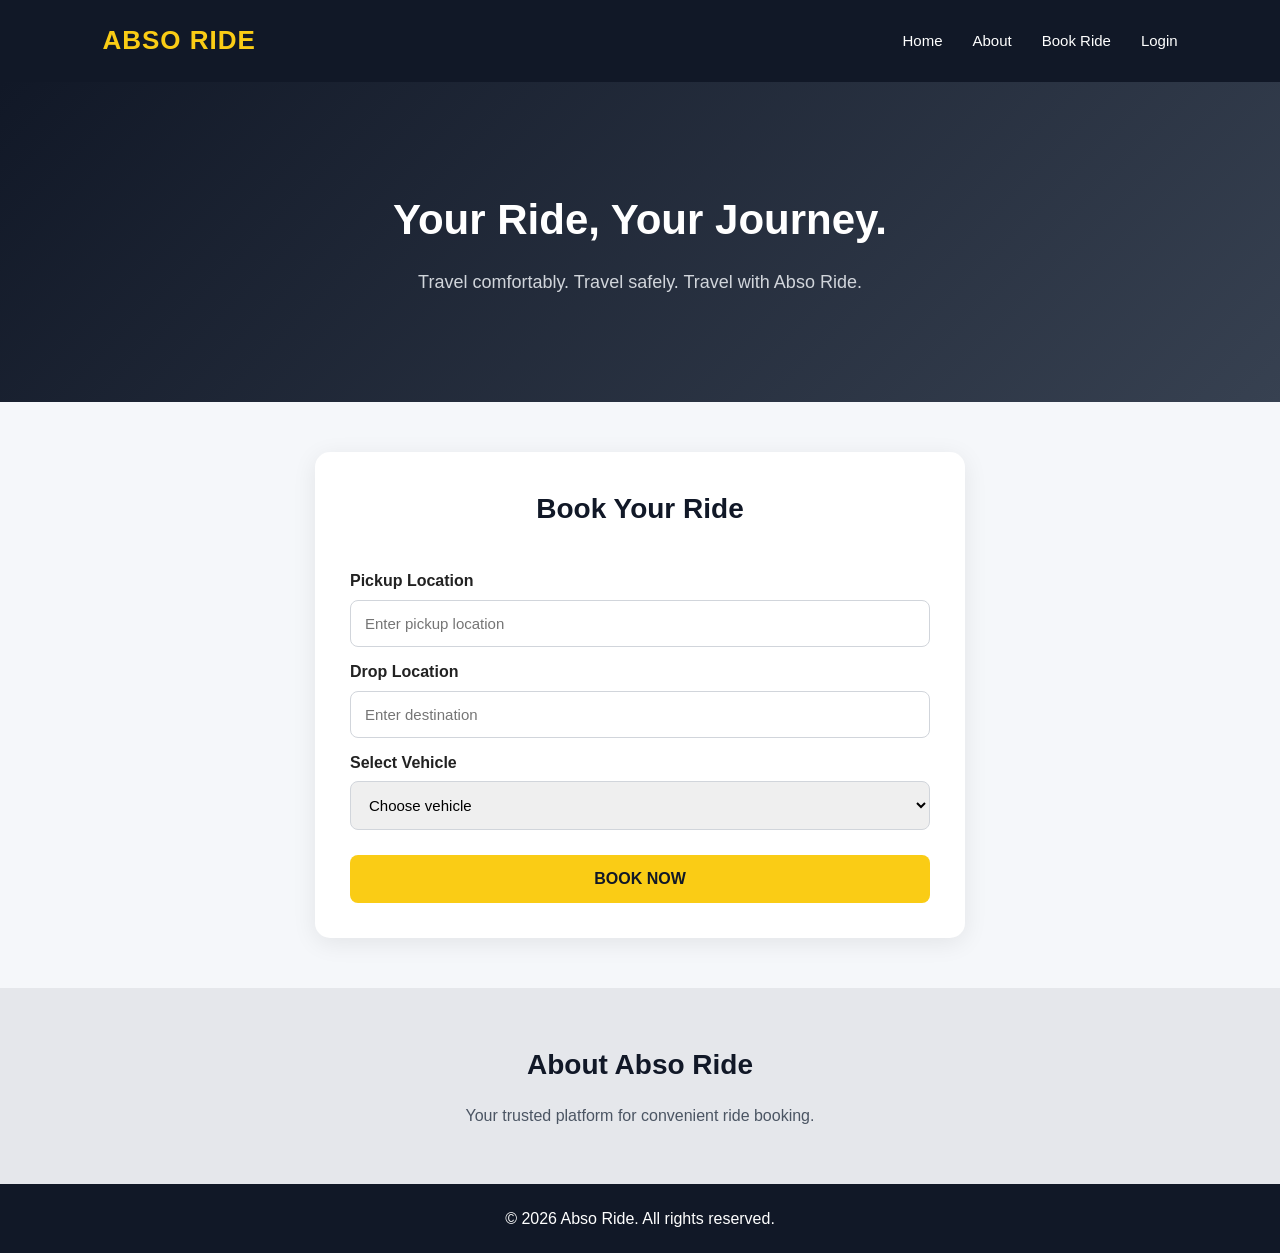
<file: index.html>
<!DOCTYPE html>
<html lang="en">
<head>
    <meta charset="UTF-8">
    <meta name="viewport" content="width=device-width, initial-scale=1.0">

    <title>Abso Ride Platform</title>

    <meta http-equiv="refresh" content="0; url=frontend/index.html">
</head>

<body>
    <h1>Welcome to Abso Ride!</h1>
    <p>Redirecting to our homepage...</p>

    <a href="frontend/index.html">Click here if you are not redirected.</a>
</body>
</html>
</file>
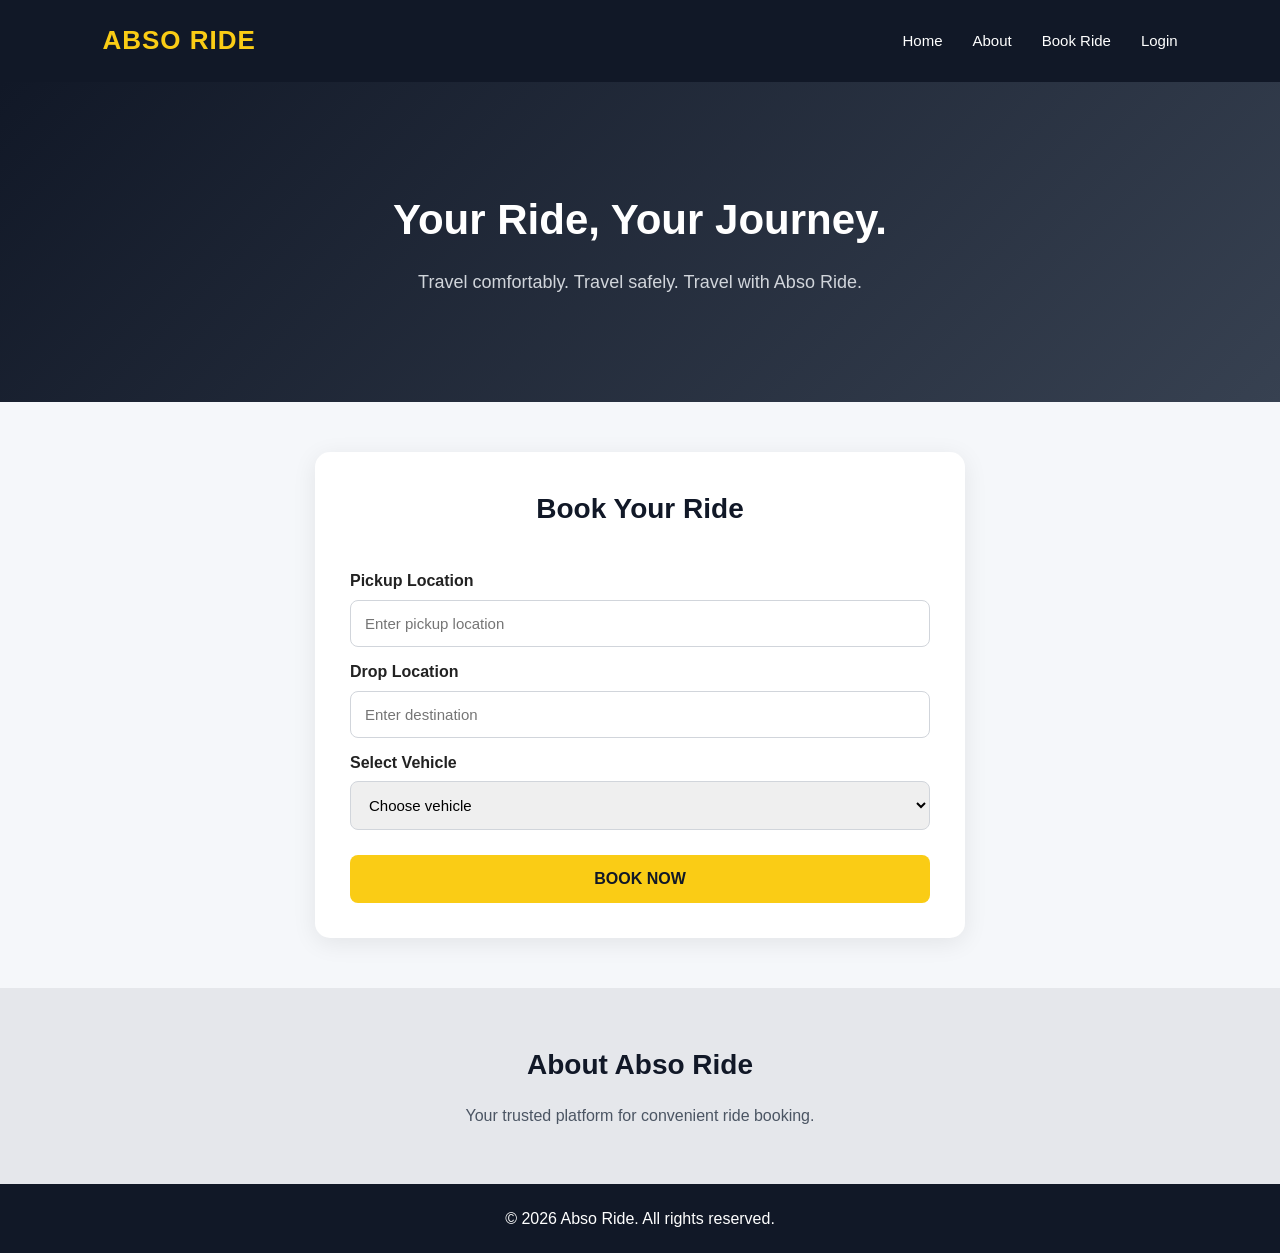
<file: frontend/index.html>
<!DOCTYPE html>
<html lang="en">
<head>
    <meta charset="UTF-8">
    <meta name="viewport" content="width=device-width, initial-scale=1.0">
    <title>Abso Ride - Book Your Ride</title>
    <link rel="stylesheet" href="css/style.css">
</head>
<body>

    <!-- Navigation -->
    <nav class="navbar">
        <h2>ABSO RIDE</h2>

        <div class="nav-links">
            <a href="#">Home</a>
            <a href="#about">About</a>
            <a href="#booking">Book Ride</a>
            <a href="login.html">Login</a>
        </div>
    </nav>

    <!-- Hero Section -->
    <section class="hero">
        <h1>Your Ride, Your Journey.</h1>
        <p>Travel comfortably. Travel safely. Travel with Abso Ride.</p>
    </section>

    <!-- Booking Section -->
    <section class="booking" id="booking">

        <h2>Book Your Ride</h2>

        <form id="bookingForm">

            <label>Pickup Location</label>
            <input
                type="text"
                id="pickup"
                placeholder="Enter pickup location"
                required
            >

            <label>Drop Location</label>
            <input
                type="text"
                id="drop"
                placeholder="Enter destination"
                required
            >

            <label>Select Vehicle</label>
            <select id="vehicle" required>
                <option value="">Choose vehicle</option>
                <option value="Bike">Bike</option>
                <option value="Auto">Auto</option>
                <option value="Car">Car</option>
            </select>

            <button type="submit">BOOK NOW</button>

        </form>
    </section>

    <!-- About Section -->
    <section id="about" class="about">
        <h2>About Abso Ride</h2>
        <p>Your trusted platform for convenient ride booking.</p>
    </section>

    <footer>
        <p>© 2026 Abso Ride. All rights reserved.</p>
    </footer>

    <script src="js/script.js"></script>

</body>
</html>
</file>
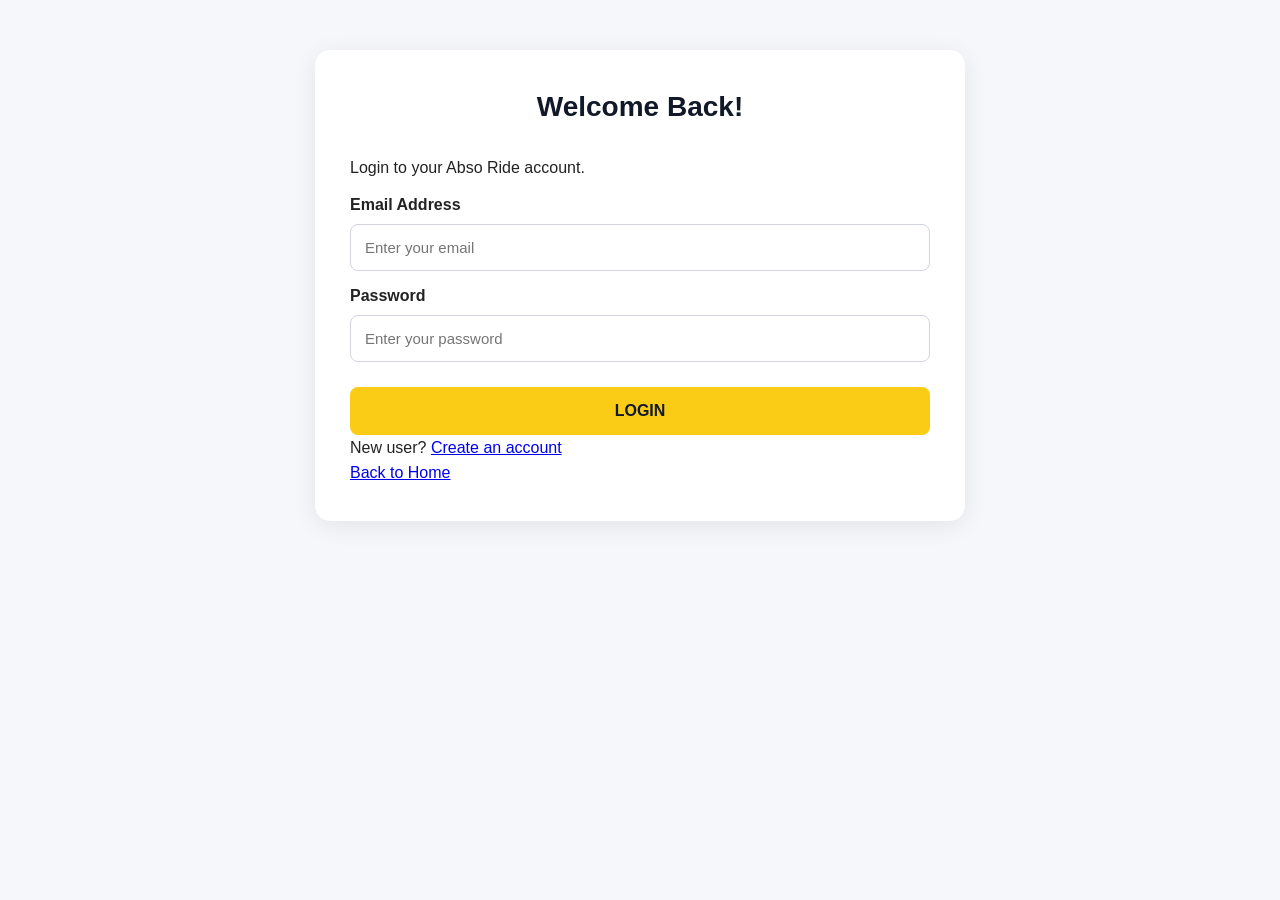
<file: frontend/login.html>
<!DOCTYPE html>
<html lang="en">
<head>
    <meta charset="UTF-8">
    <meta name="viewport" content="width=device-width, initial-scale=1.0">
    <title>Abso Ride - Login</title>
    <link rel="stylesheet" href="css/style.css">
</head>
<body>

    <section class="booking">
        <h2>Welcome Back!</h2>
        <p>Login to your Abso Ride account.</p>

        <form id="loginForm">

            <label>Email Address</label>
            <input type="email" id="loginEmail"
                   placeholder="Enter your email" required>

            <label>Password</label>
            <input type="password" id="loginPassword"
                   placeholder="Enter your password" required>

            <button type="submit">LOGIN</button>

        </form>

        <p>New user?
            <a href="register.html">Create an account</a>
        </p>

        <p><a href="index.html">Back to Home</a></p>
    </section>

    <script src="js/script.js"></script>

</body>
</html>
</file>
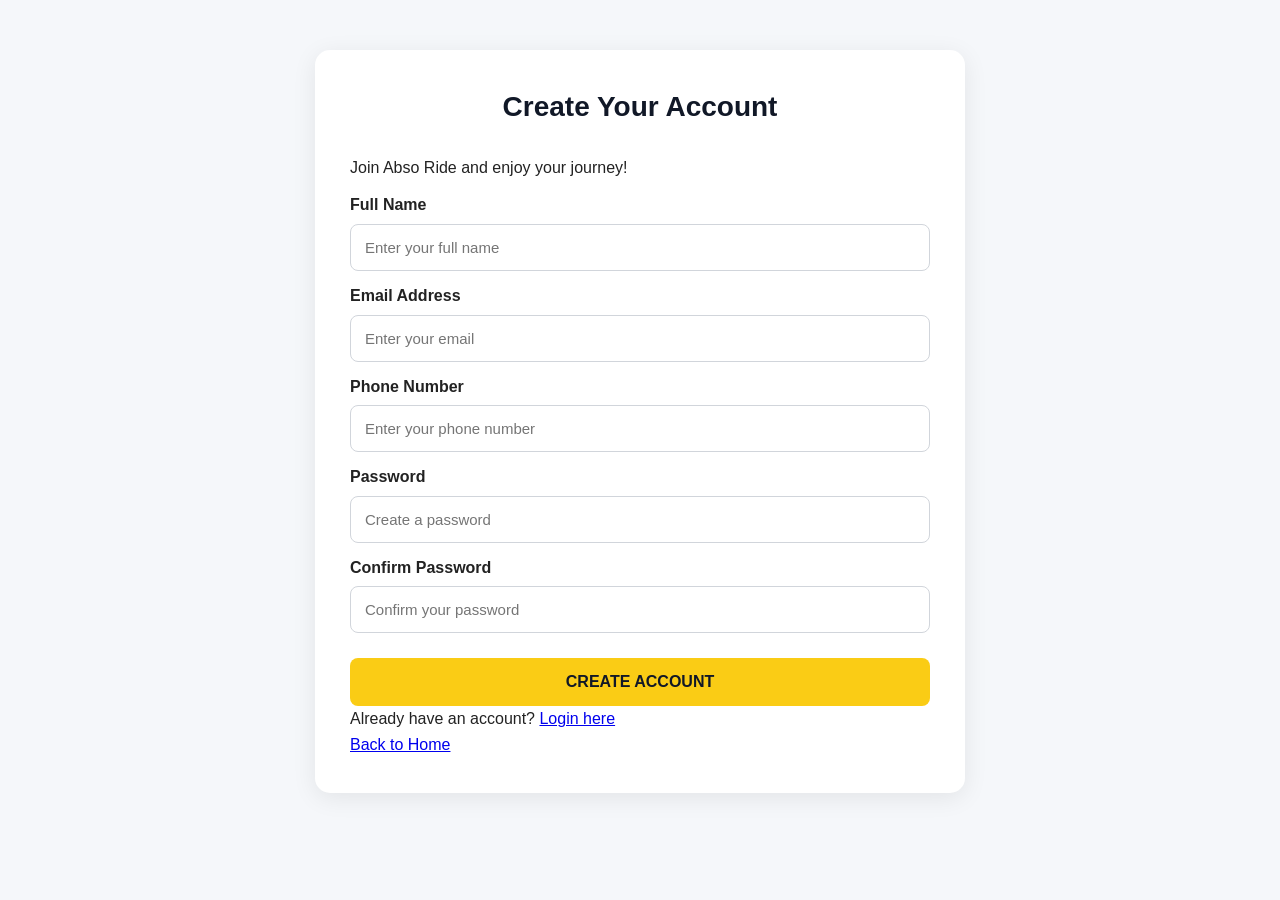
<file: frontend/register.html>
<!DOCTYPE html>
<html lang="en">
<head>
    <meta charset="UTF-8">
    <meta name="viewport" content="width=device-width, initial-scale=1.0">

    <title>Abso Ride - Registration</title>

    <link rel="stylesheet" href="css/style.css">
</head>

<body>

    <section class="booking">

        <h2>Create Your Account</h2>

        <p>Join Abso Ride and enjoy your journey!</p>

        <form id="registerForm">

            <label>Full Name</label>
            <input
                type="text"
                id="fullName"
                placeholder="Enter your full name"
                required
            >

            <label>Email Address</label>
            <input
                type="email"
                id="registerEmail"
                placeholder="Enter your email"
                required
            >

            <label>Phone Number</label>
            <input
                type="tel"
                id="phone"
                placeholder="Enter your phone number"
                pattern="[0-9]{10}"
                maxlength="10"
                required
            >

            <label>Password</label>
            <input
                type="password"
                id="registerPassword"
                placeholder="Create a password"
                minlength="8"
                required
            >

            <label>Confirm Password</label>
            <input
                type="password"
                id="confirmPassword"
                placeholder="Confirm your password"
                minlength="8"
                required
            >

            <button type="submit">CREATE ACCOUNT</button>

        </form>

        <p>
            Already have an account?
            <a href="login.html">Login here</a>
        </p>

        <p>
            <a href="index.html">Back to Home</a>
        </p>

    </section>

    <script src="js/script.js"></script>

</body>
</html>
</file>
<file: frontend/css/style.css>
/* =================================
   ABSO RIDE - PROFESSIONAL DESIGN
================================= */

/* Global Reset */
* {
    margin: 0;
    padding: 0;
    box-sizing: border-box;
}

html {
    scroll-behavior: smooth;
}

body {
    font-family: Arial, sans-serif;
    background: #f5f7fa;
    color: #222;
    line-height: 1.6;
}

/* =================================
   NAVIGATION BAR
================================= */

.navbar {
    display: flex;
    justify-content: space-between;
    align-items: center;
    padding: 20px 8%;
    background: #111827;
    color: white;
}

.navbar h2 {
    color: #facc15;
    font-size: 26px;
    letter-spacing: 1px;
}

.nav-links {
    display: flex;
    gap: 30px;
}

.nav-links a {
    color: white;
    text-decoration: none;
    font-size: 15px;
    transition: color 0.3s;
}

.nav-links a:hover {
    color: #facc15;
}

/* =================================
   HERO SECTION
================================= */

.hero {
    min-height: 320px;
    background: linear-gradient(
        135deg,
        #111827,
        #374151
    );
    color: white;
    display: flex;
    flex-direction: column;
    justify-content: center;
    align-items: center;
    text-align: center;
    padding: 60px 20px;
}

.hero h1 {
    font-size: 42px;
    margin-bottom: 15px;
}

.hero p {
    font-size: 18px;
    color: #d1d5db;
}

/* =================================
   BOOKING SECTION
================================= */

.booking {
    max-width: 650px;
    margin: 50px auto;
    padding: 35px;
    background: white;
    border-radius: 15px;
    box-shadow: 0 5px 25px rgba(0,0,0,0.08);
}

.booking h2 {
    text-align: center;
    margin-bottom: 25px;
    font-size: 28px;
    color: #111827;
}

.booking form {
    display: flex;
    flex-direction: column;
}

.booking label {
    font-weight: bold;
    margin: 12px 0 6px;
}

.booking input,
.booking select {
    width: 100%;
    padding: 14px;
    border: 1px solid #d1d5db;
    border-radius: 8px;
    font-size: 15px;
    outline: none;
}

.booking input:focus,
.booking select:focus {
    border-color: #eab308;
    box-shadow: 0 0 0 3px rgba(234,179,8,0.15);
}

/* Booking Button */

.booking button {
    margin-top: 25px;
    padding: 15px;
    background: #facc15;
    color: #111827;
    border: none;
    border-radius: 8px;
    font-size: 16px;
    font-weight: bold;
    cursor: pointer;
    transition: background 0.3s;
}

.booking button:hover {
    background: #eab308;
}

/* =================================
   ABOUT SECTION
================================= */

.about {
    text-align: center;
    padding: 55px 20px;
    background: #e5e7eb;
}

.about h2 {
    font-size: 28px;
    margin-bottom: 15px;
    color: #111827;
}

.about p {
    color: #4b5563;
}

/* =================================
   FOOTER
================================= */

footer {
    background: #111827;
    color: white;
    text-align: center;
    padding: 22px;
}

/* =================================
   MOBILE RESPONSIVENESS
================================= */

@media (max-width: 768px) {

    .navbar {
        flex-direction: column;
        gap: 15px;
        padding: 20px;
    }

    .nav-links {
        flex-wrap: wrap;
        justify-content: center;
        gap: 15px;
    }

    .hero h1 {
        font-size: 30px;
    }

    .hero p {
        font-size: 15px;
    }

    .booking {
        margin: 25px 15px;
        padding: 25px 18px;
    }
}
</file>
